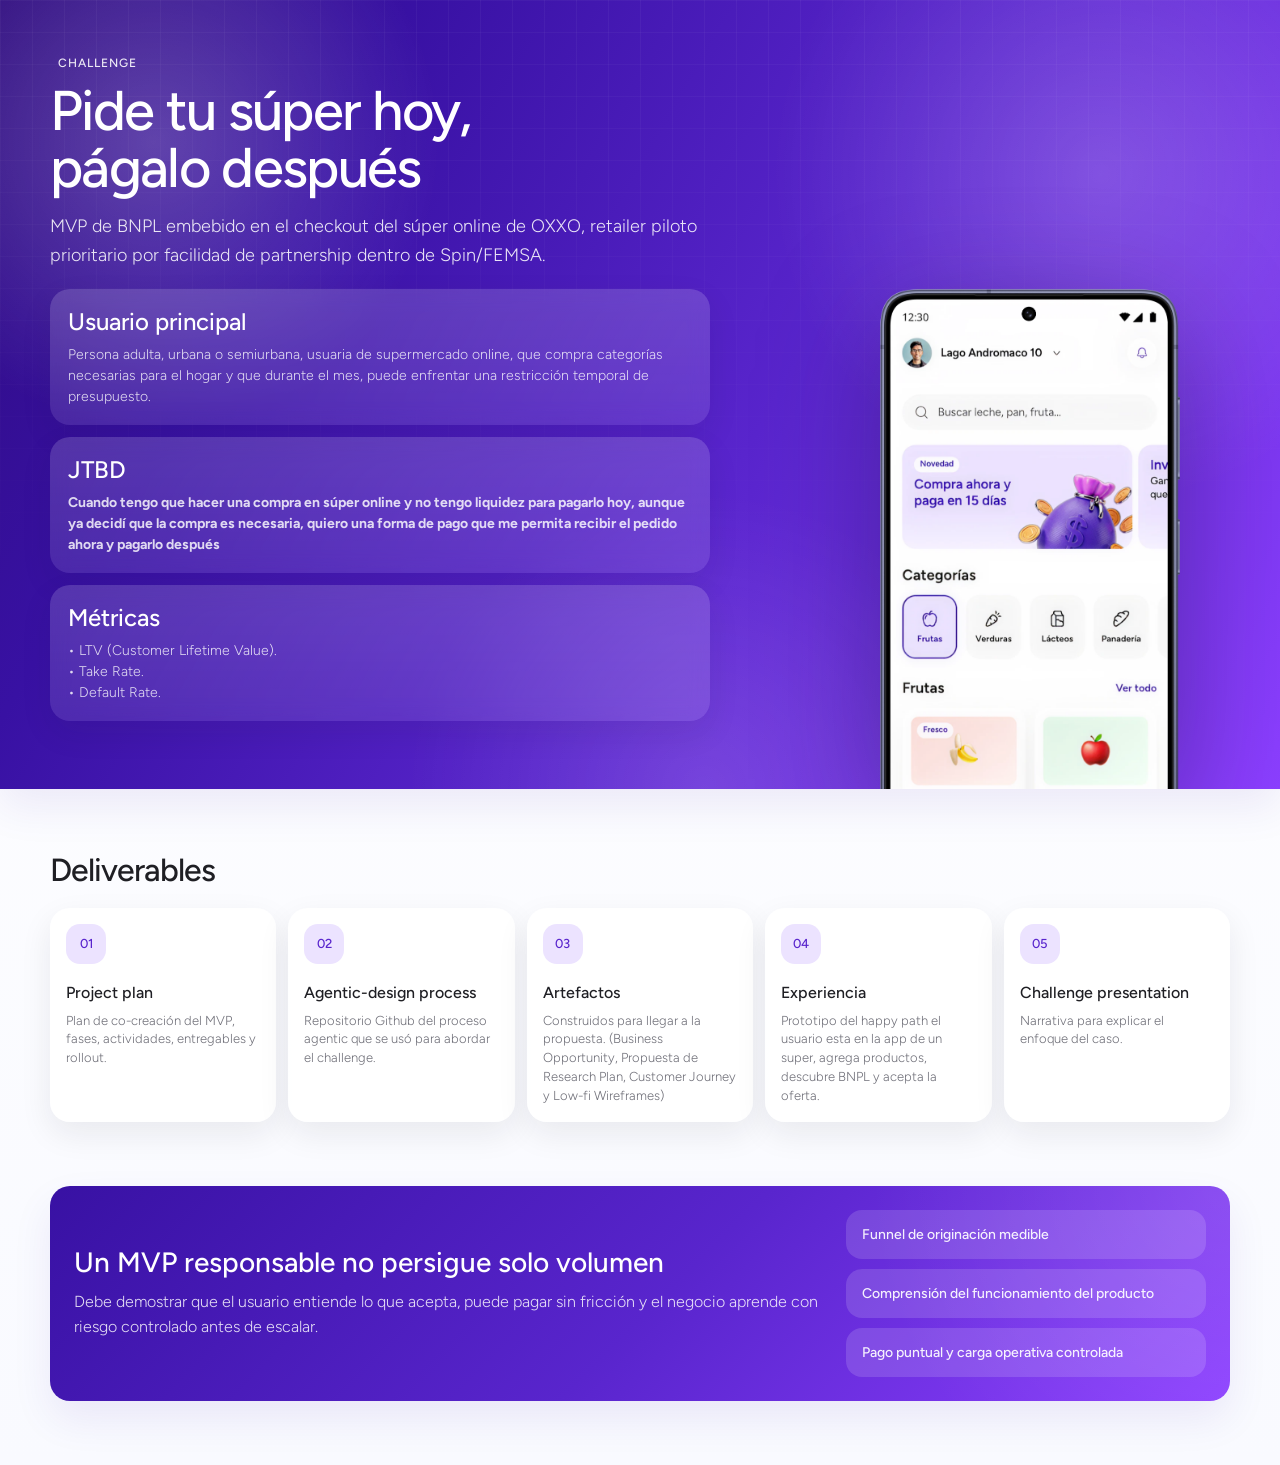
<file: index.html>
<!doctype html>
<html lang="es">
  <head>
    <meta charset="UTF-8" />
    <meta name="viewport" content="width=device-width, initial-scale=1.0" />
    <title>Juan Galindo — Spin Product Designer Sr Challenge</title>
    <link rel="preconnect" href="https://fonts.googleapis.com" />
    <link rel="preconnect" href="https://fonts.gstatic.com" crossorigin />
    <link
      href="https://fonts.googleapis.com/css2?family=Figtree:wght@300;400;500;600;700&amp;display=swap"
      rel="stylesheet"
    />
    <link rel="stylesheet" href="https://cdn.hugeicons.com/font/hgi-stroke-rounded.css" />
    <link rel="stylesheet" href="docs/spin/landing/shared/spin-site.css" />
  </head>
  <body>
    <main class="shell">
      <section class="hero hero--landing">
        <div class="heroInner heroCard">
          <div class="heroGrid">
            <div class="heroBody">
              <div class="heroIntro">
                <p class="eyebrow">
                  <i class="icon hgi-stroke hgi-sparkles" aria-hidden="true"></i>
                  <span>Challenge</span>
                </p>
                <h1>Pide tu súper hoy,<br>págalo después</h1>
                <p class="statement">
                  MVP de BNPL embebido en el checkout del súper online de OXXO, retailer piloto prioritario
                  por facilidad de partnership dentro de Spin/FEMSA.
                </p>
                <div class="heroMeta" aria-label="Síntesis de negocio y experiencia">
                  <div class="summaryCard">
                    <h2>Usuario principal</h2>
                    <p>
                      Persona adulta, urbana o semiurbana, usuaria de supermercado online, que compra
                      categorías necesarias para el hogar y que durante el mes, puede enfrentar una restricción
                      temporal de presupuesto.
                    </p>
                  </div>
                  <div class="summaryCard">
                    <h2>JTBD</h2>
                    <p>
                      <strong>Cuando tengo que hacer una compra en súper online y no tengo liquidez para pagarlo hoy, aunque ya decidí que la compra es necesaria, quiero una forma de pago que me permita recibir el pedido ahora y pagarlo después</strong>
                    </p>
                  </div>
                  <div class="summaryCard">
                    <h2>Métricas</h2>
                    <p>• LTV (Customer Lifetime Value).</p>
                    <p>• Take Rate.</p>
                    <p>• Default Rate.</p>
                  </div>
                </div>
              </div>

              <div class="visualStage" aria-label="Vista previa de la experiencia de compra">
                <div class="deviceShowcase">
                  <img
                    src="docs/spin/landing/img/device.png"
                    alt="Vista de la app de supermercado con la experiencia BNPL integrada"
                  />
                </div>
              </div>
            </div>
          </div>
        </div>
      </section>

      <section class="entries" id="entry-points">
        <div class="wrap">
          <div class="sectionHeader">
            <h2>Deliverables</h2>
          </div>
          <div class="cardGrid">
            <a class="card" href="docs/spin/landing/docs/project-plan.html">
              <div>
                <span class="cardNumber">01</span>
                <h3>Project plan</h3>
                <p>Plan de co-creación del MVP, fases, actividades, entregables y rollout.</p>
              </div>
            </a>
            <a class="card" href="https://github.com/juan-galindo/spec-driven-design" target="_blank" rel="noreferrer">
              <div>
                <span class="cardNumber">02</span>
                <h3>Agentic-design process</h3>
                <p>Repositorio Github del proceso agentic que se usó para abordar el challenge.</p>
              </div>
            </a>
            <a class="card" href="https://github.com/juan-galindo/spec-driven-design/tree/main/docs/spin/deliverables">
              <div>
                <span class="cardNumber">03</span>
                <h3>Artefactos</h3>
                <p>Construidos para llegar a la propuesta. (Business Opportunity, Propuesta de Research Plan, Customer Journey y Low-fi Wireframes)</p>
              </div>
            </a>
            <a class="card" href="https://juan-galindo-prototype.netlify.app/" target="_blank" rel="noreferrer">
              <div>
                <span class="cardNumber">04</span>
                <h3>Experiencia</h3>
                <p>Prototipo del happy path el usuario esta en la app de un super, agrega productos, descubre BNPL y acepta la oferta.</p>
              </div>
            </a>
            <a class="card" href="docs/spin/deliverables/estructura-presentacion-spin.md">
              <div>
                <span class="cardNumber">05</span>
                <h3>Challenge presentation</h3>
                <p>Narrativa para explicar el enfoque del caso.</p>
              </div>
            </a>
          </div>
        </div>
      </section>

      <section class="outcome">
        <div class="wrap outcomeInner">
          <div>
            <h2>Un MVP responsable no persigue solo volumen</h2>
            <p>
              Debe demostrar que el usuario entiende lo que acepta, puede pagar sin fricción y el negocio aprende
              con riesgo controlado antes de escalar.
            </p>
          </div>
          <div class="outcomeList">
            <div class="outcomeItem">Funnel de originación medible</div>
            <div class="outcomeItem">Comprensión del funcionamiento del producto</div>
            <div class="outcomeItem">Pago puntual y carga operativa controlada</div>
          </div>
        </div>
      </section>
    </main>
  </body>
</html>
</file>
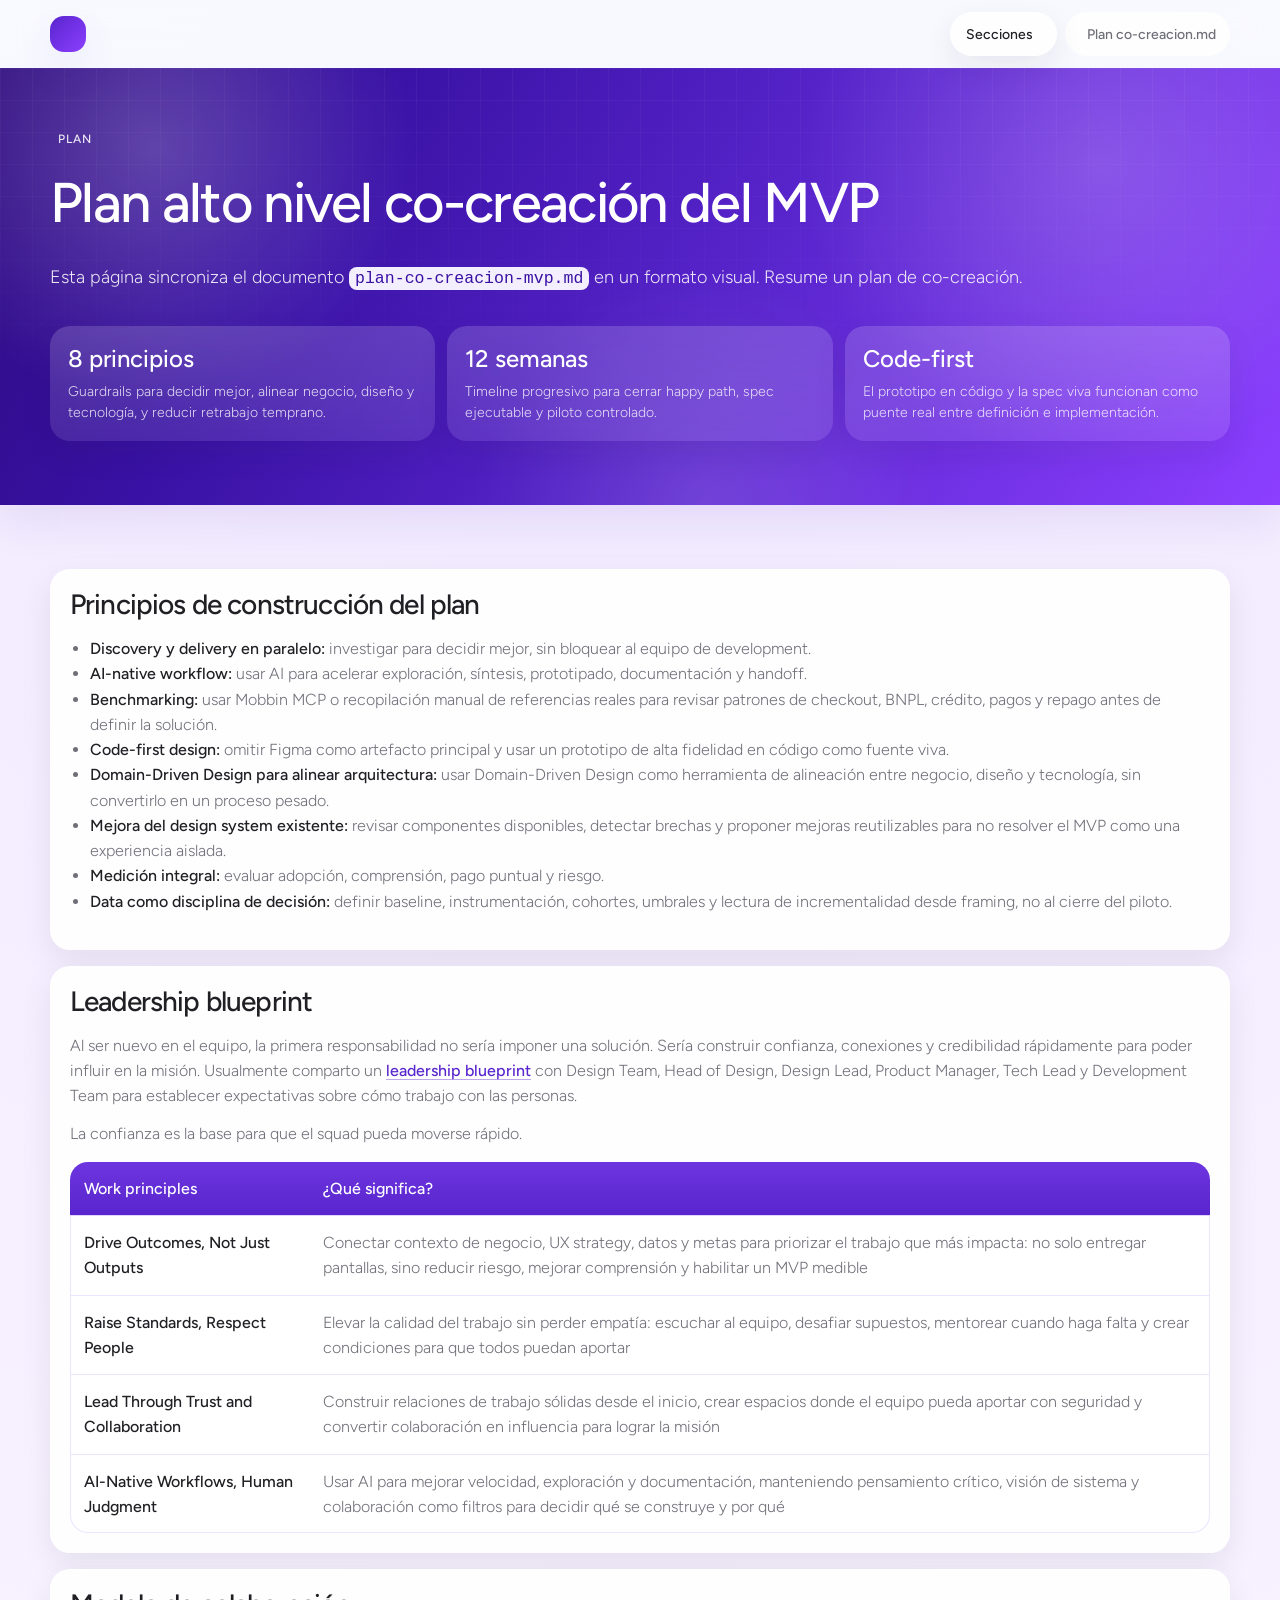
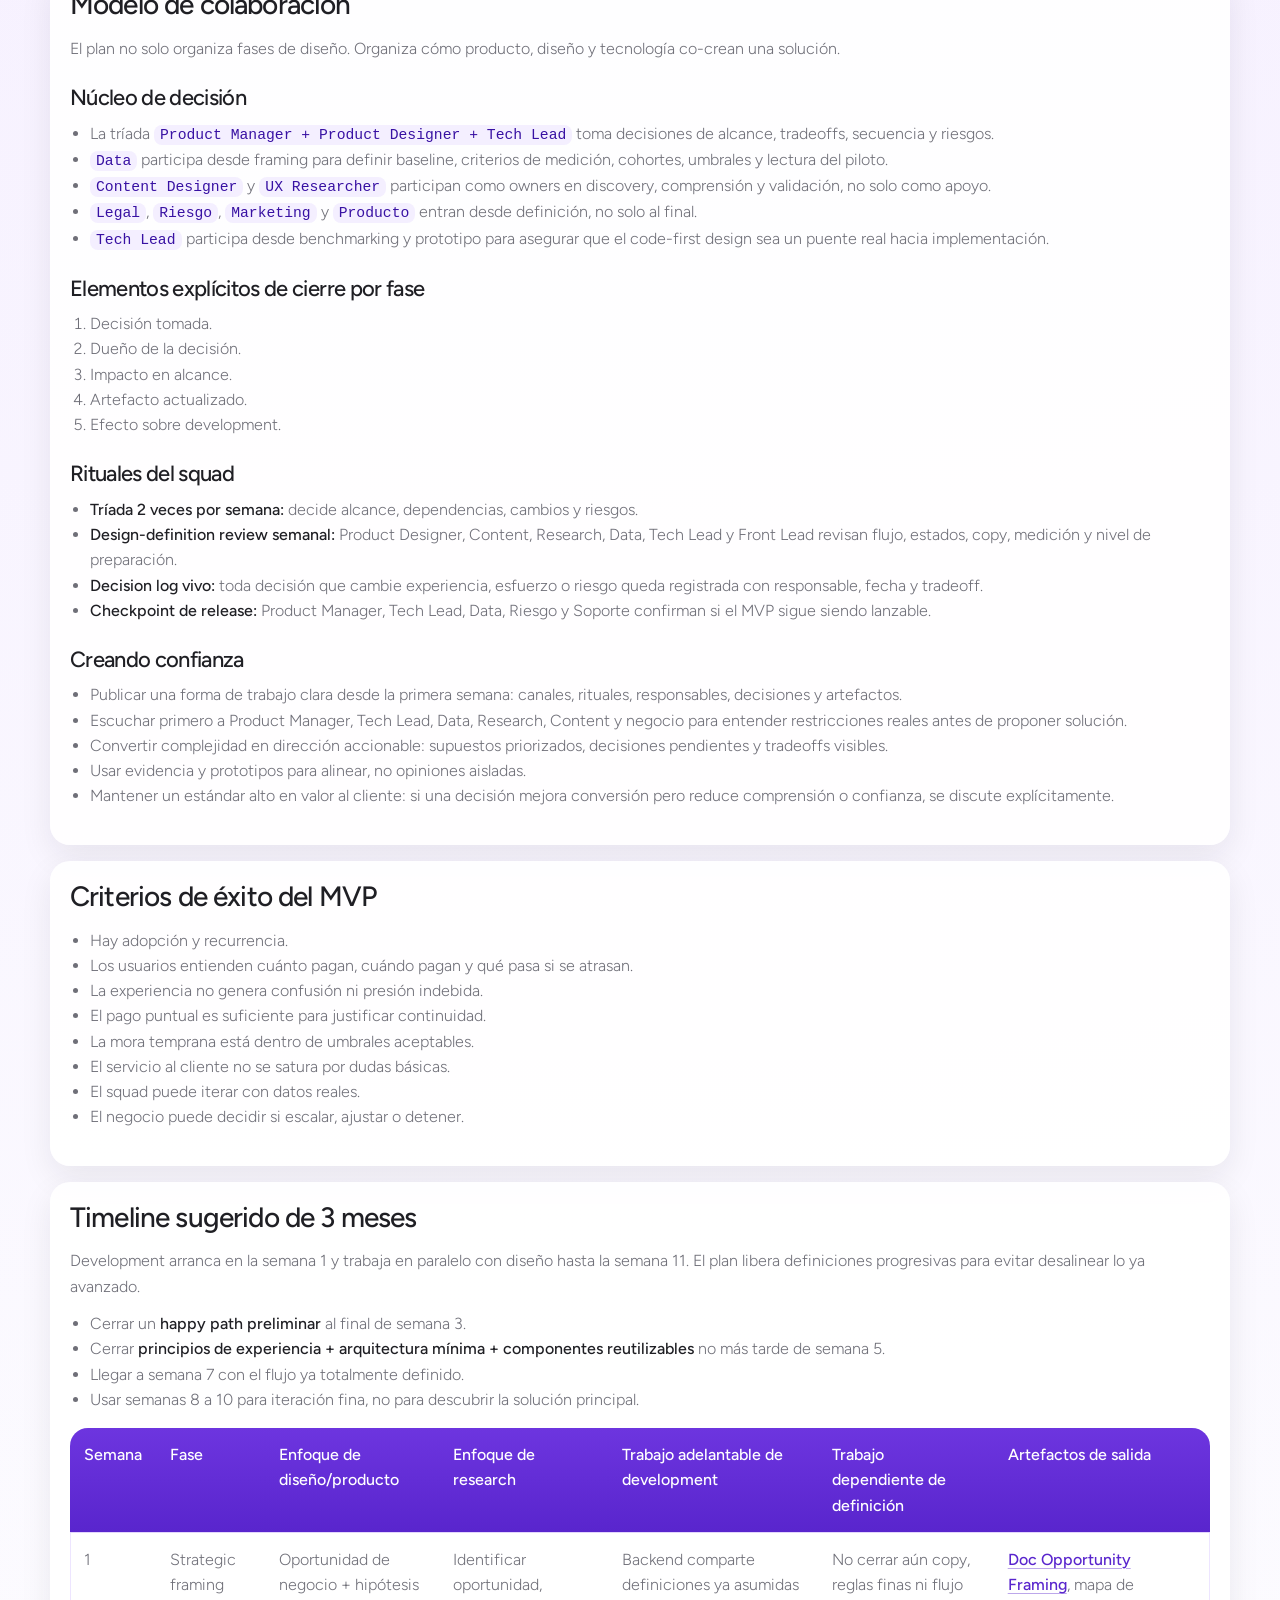
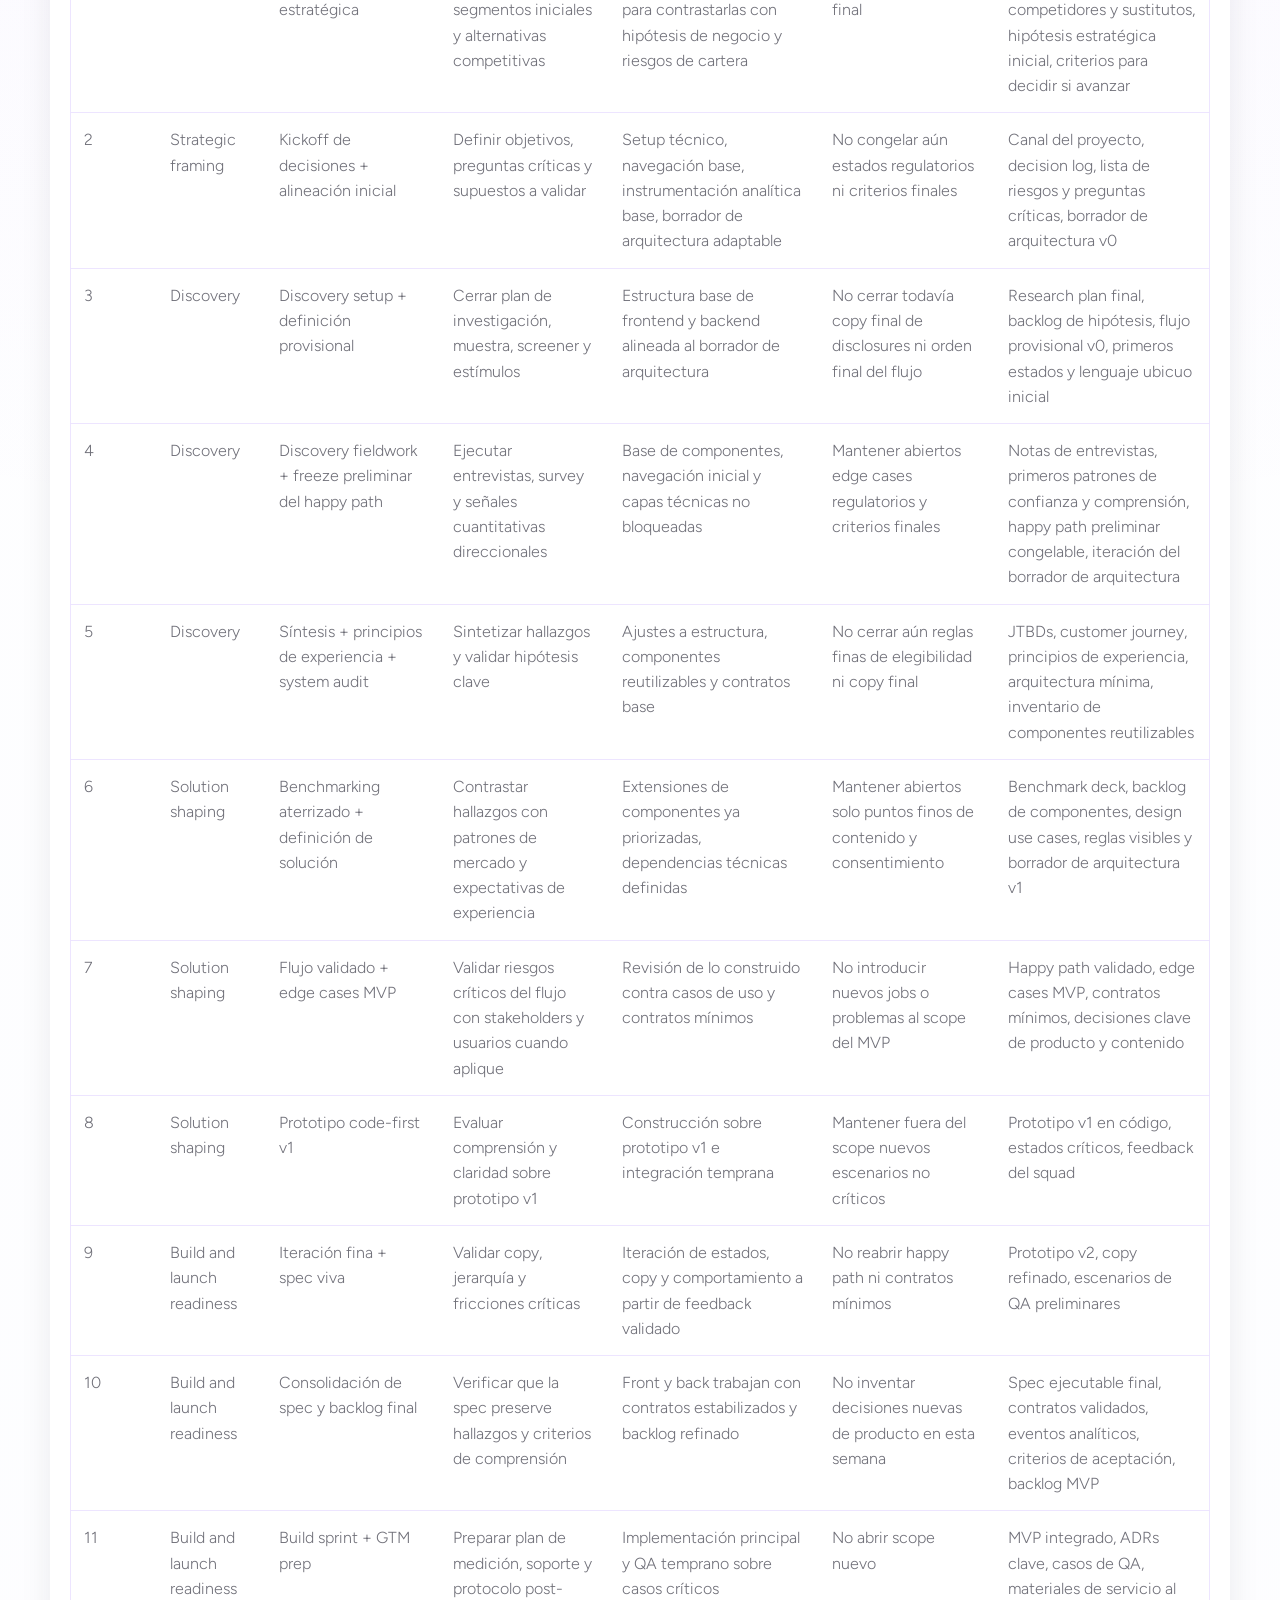
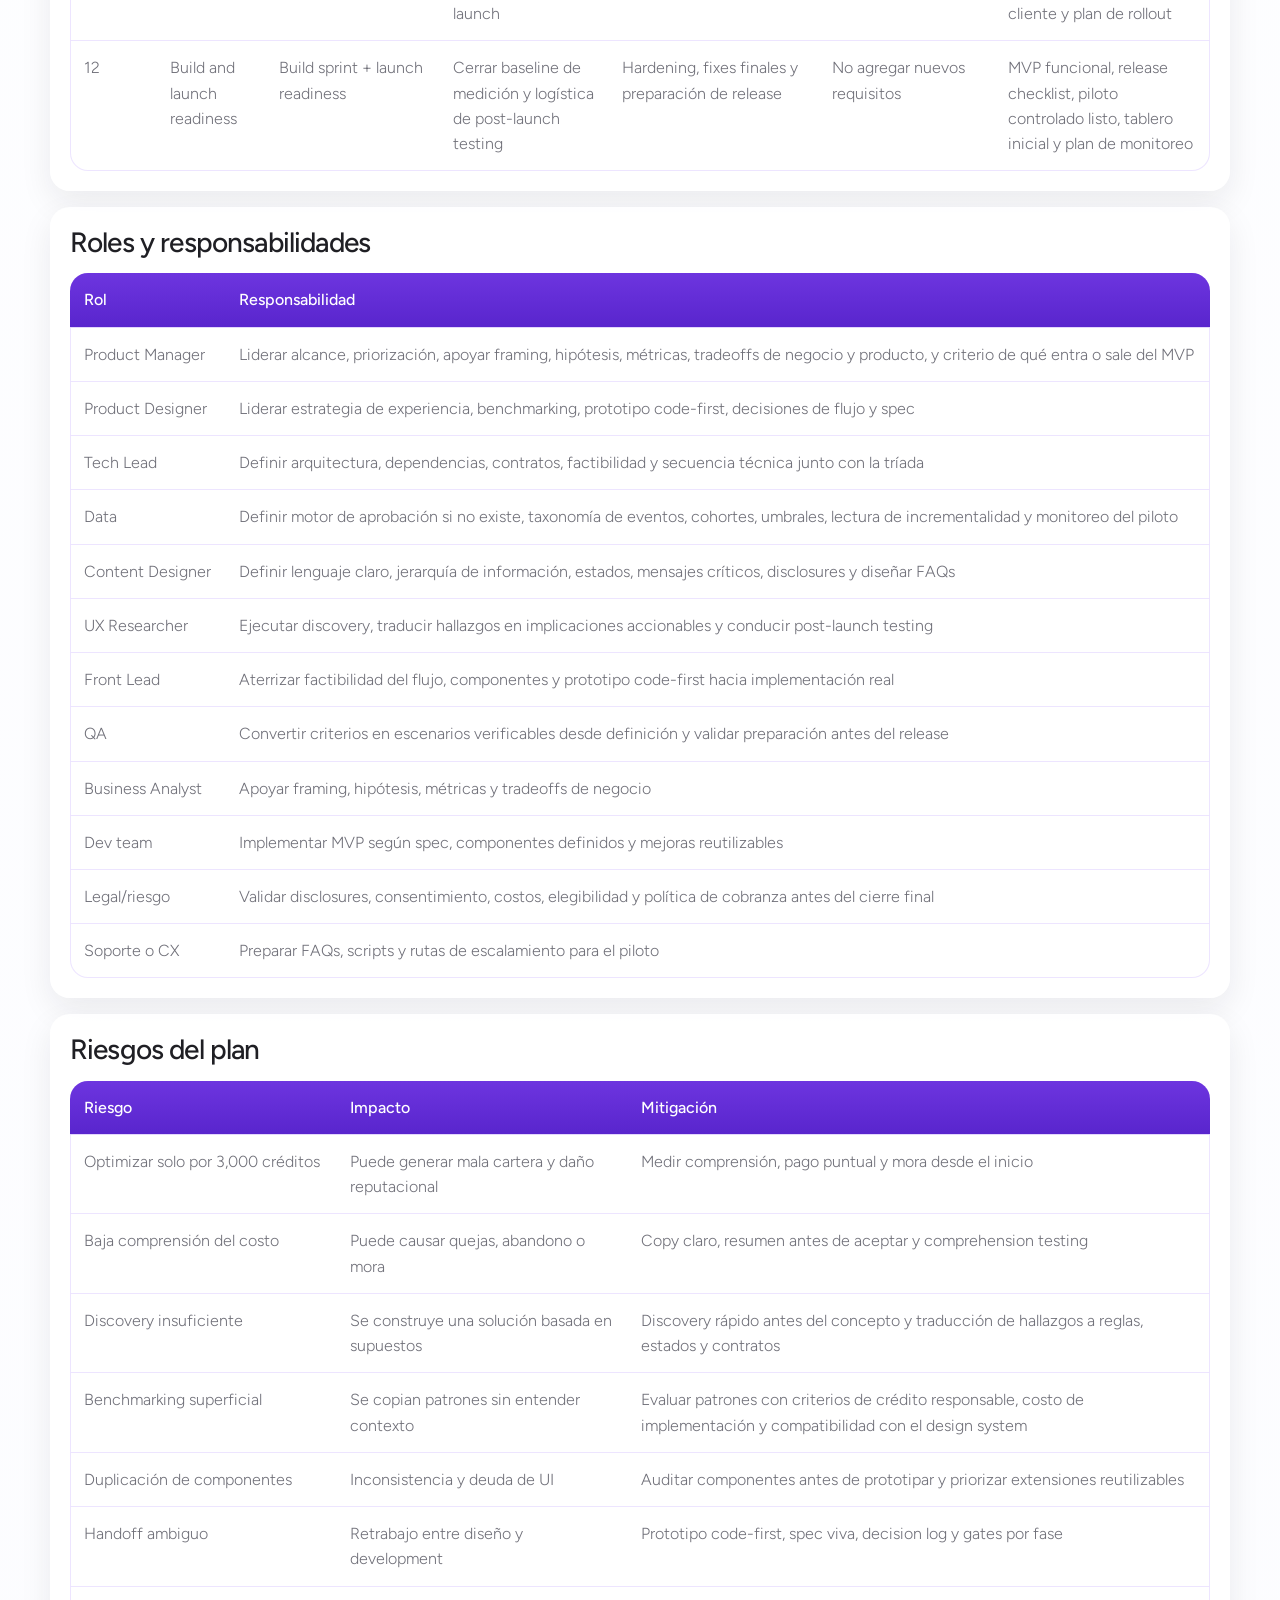
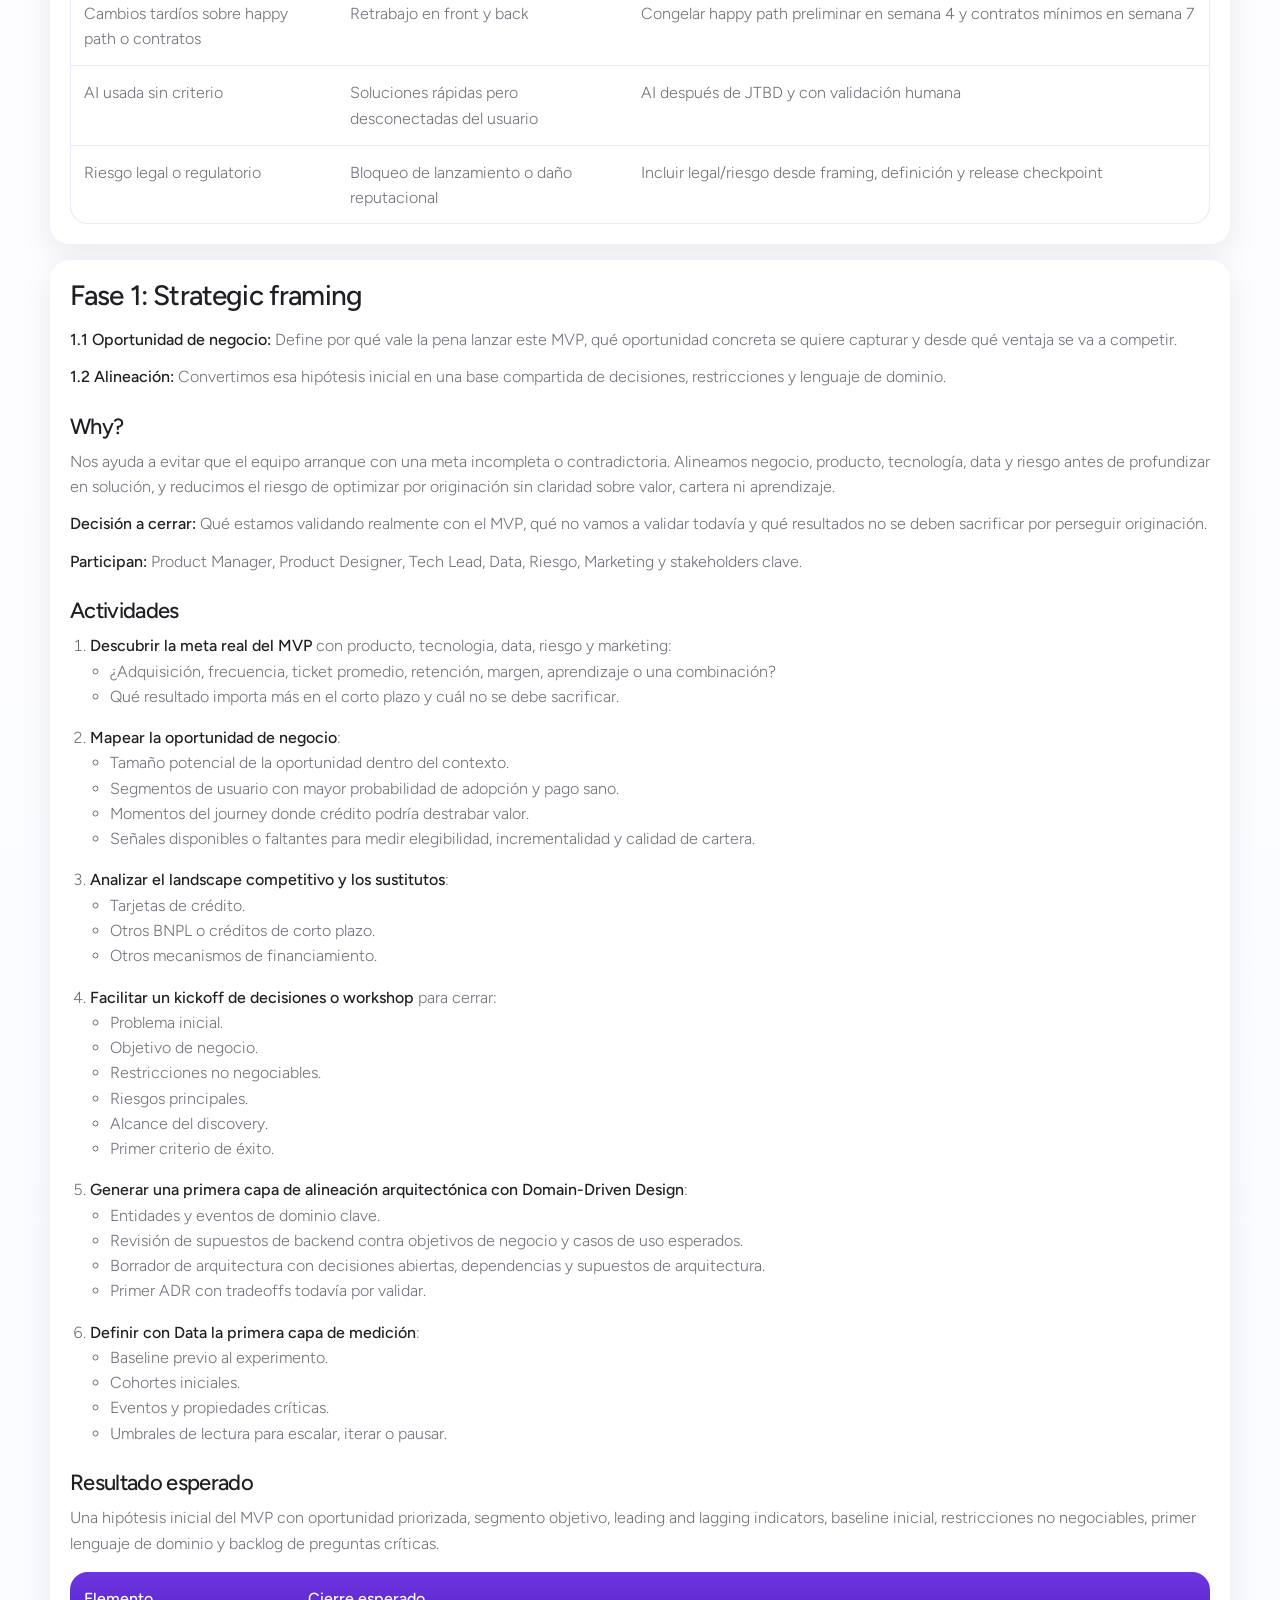
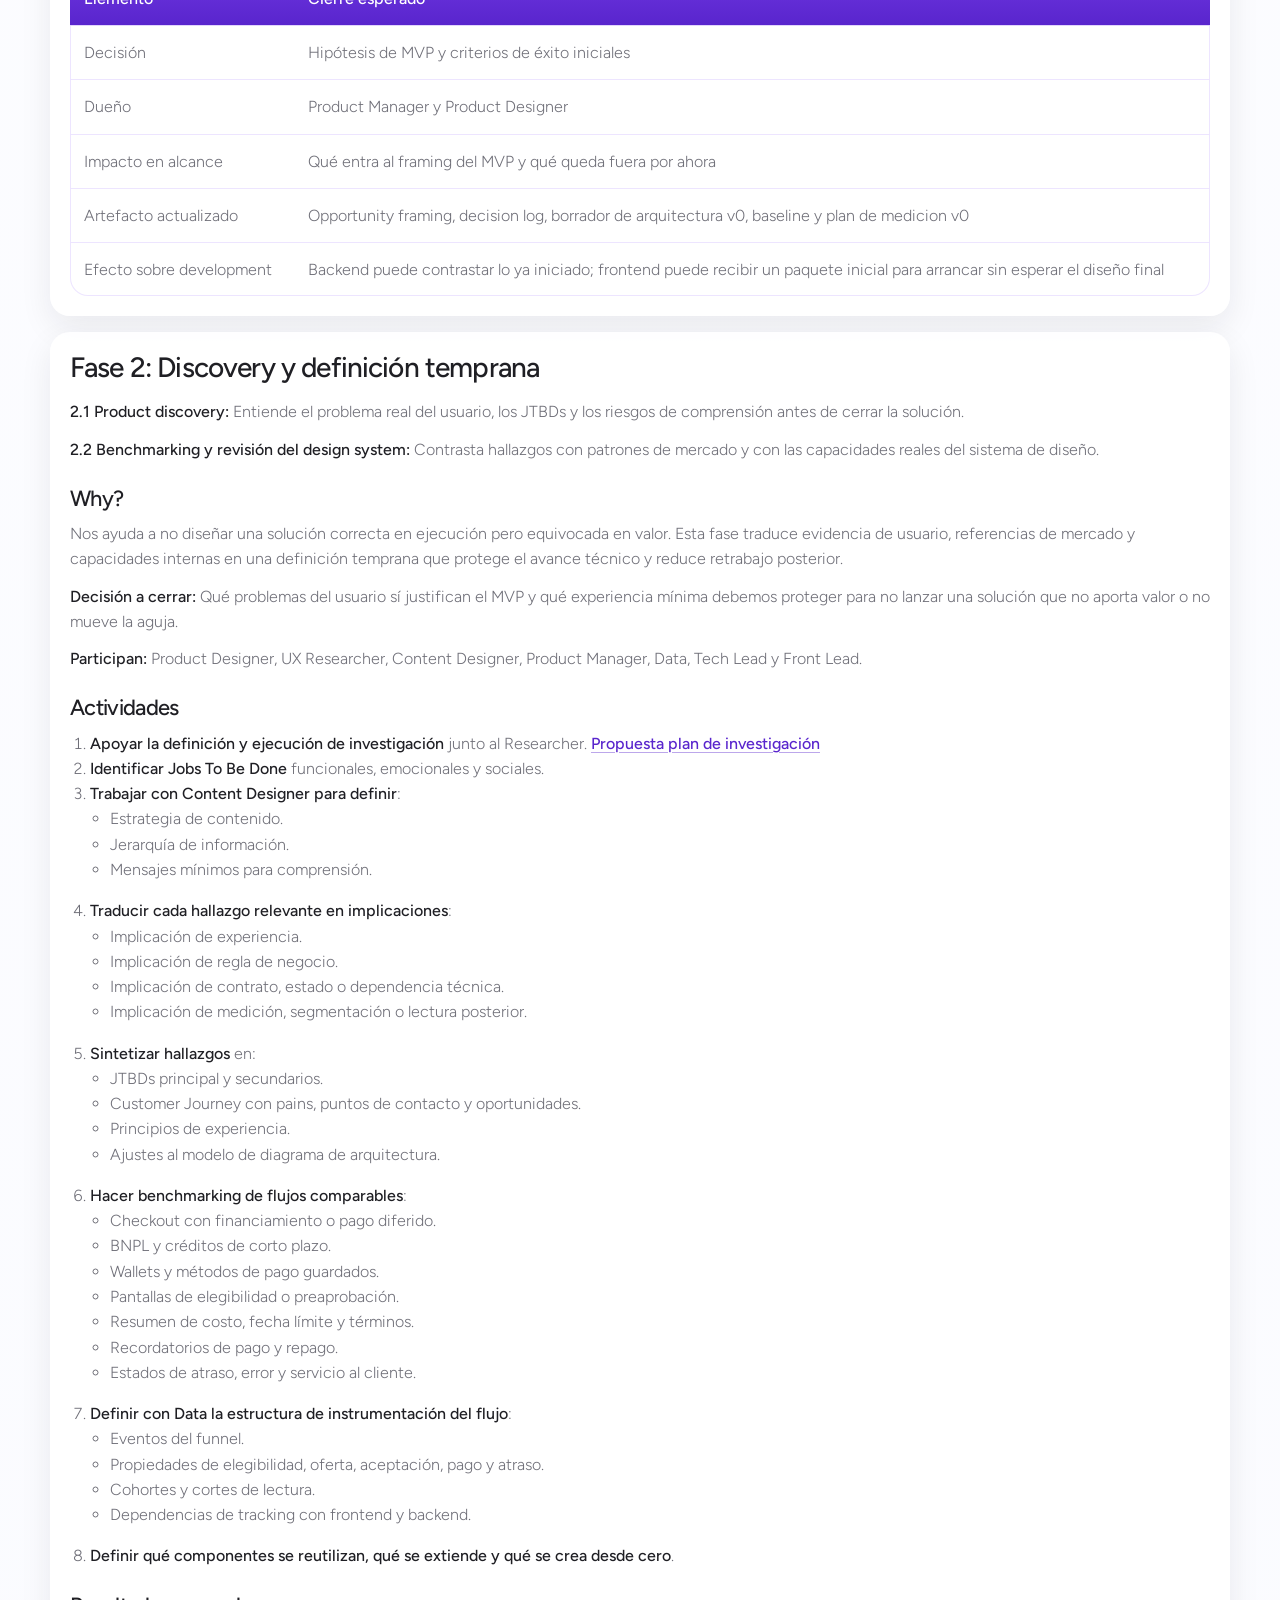
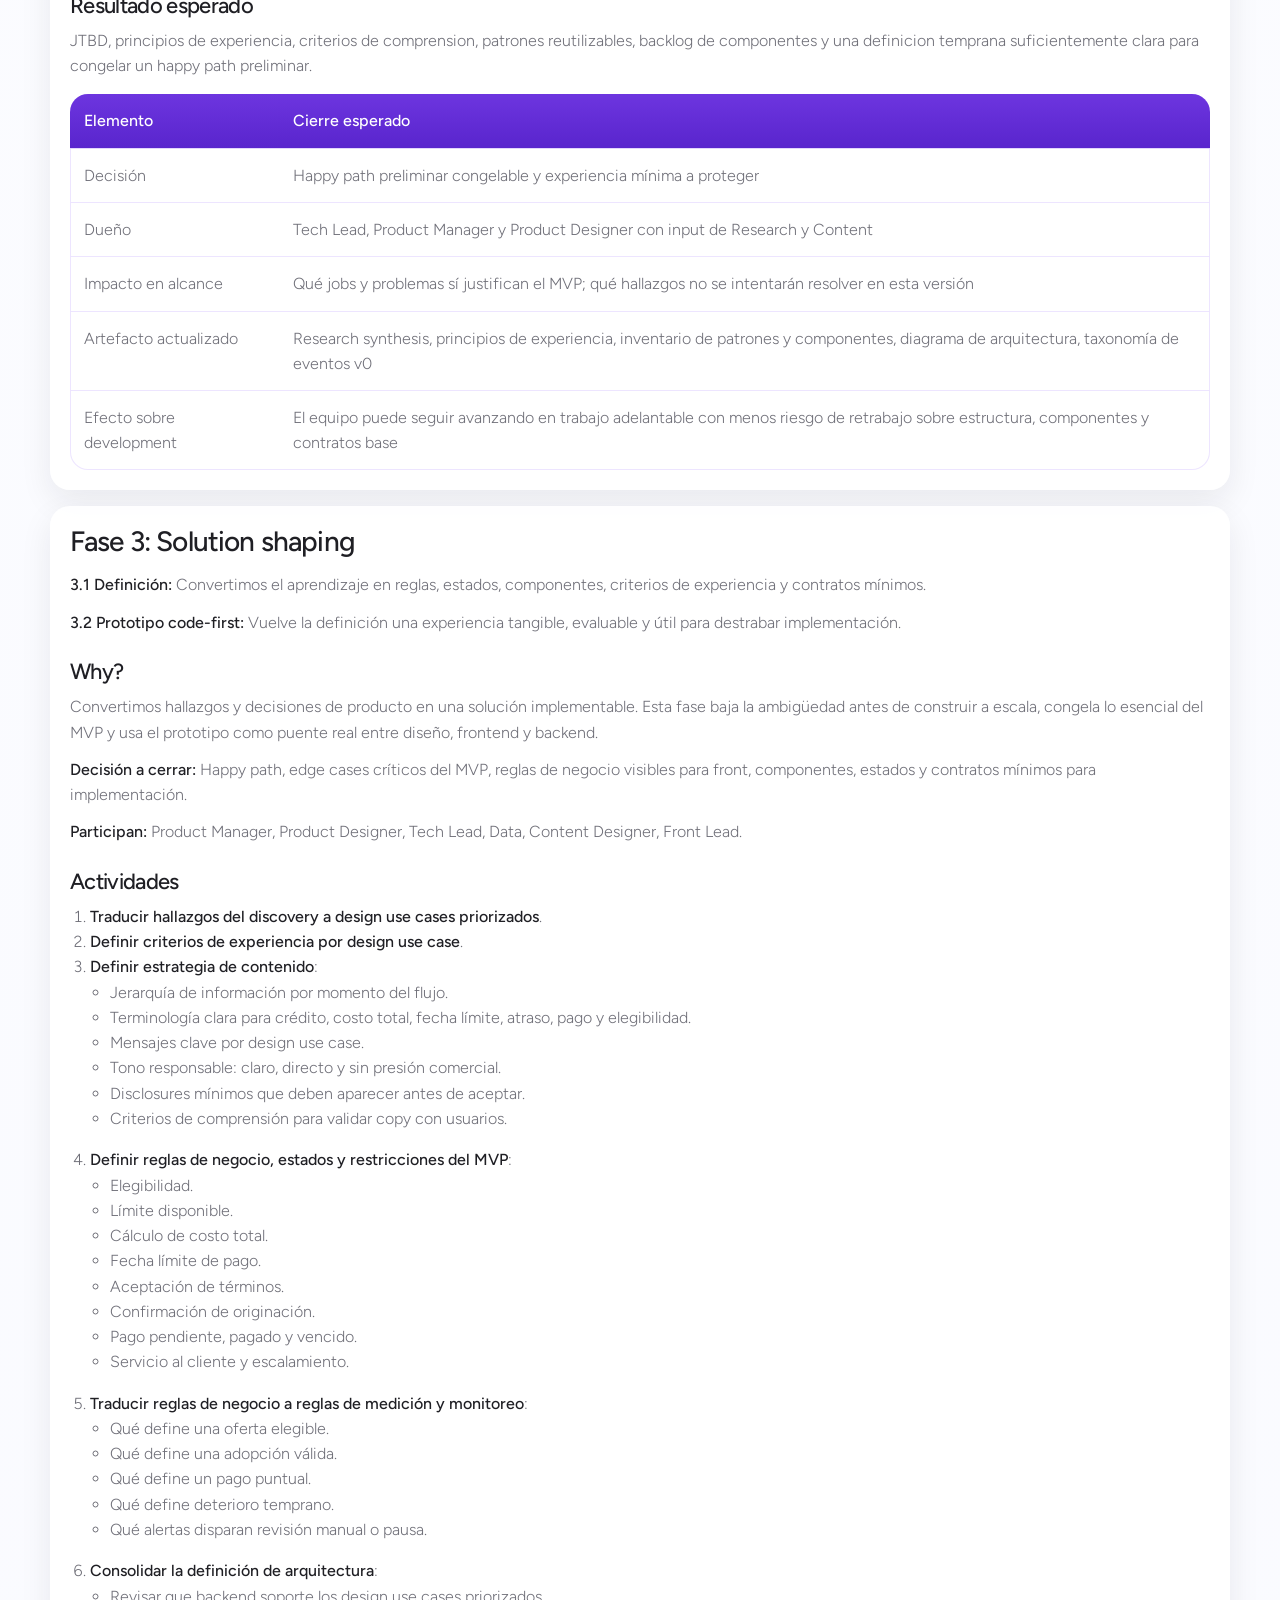
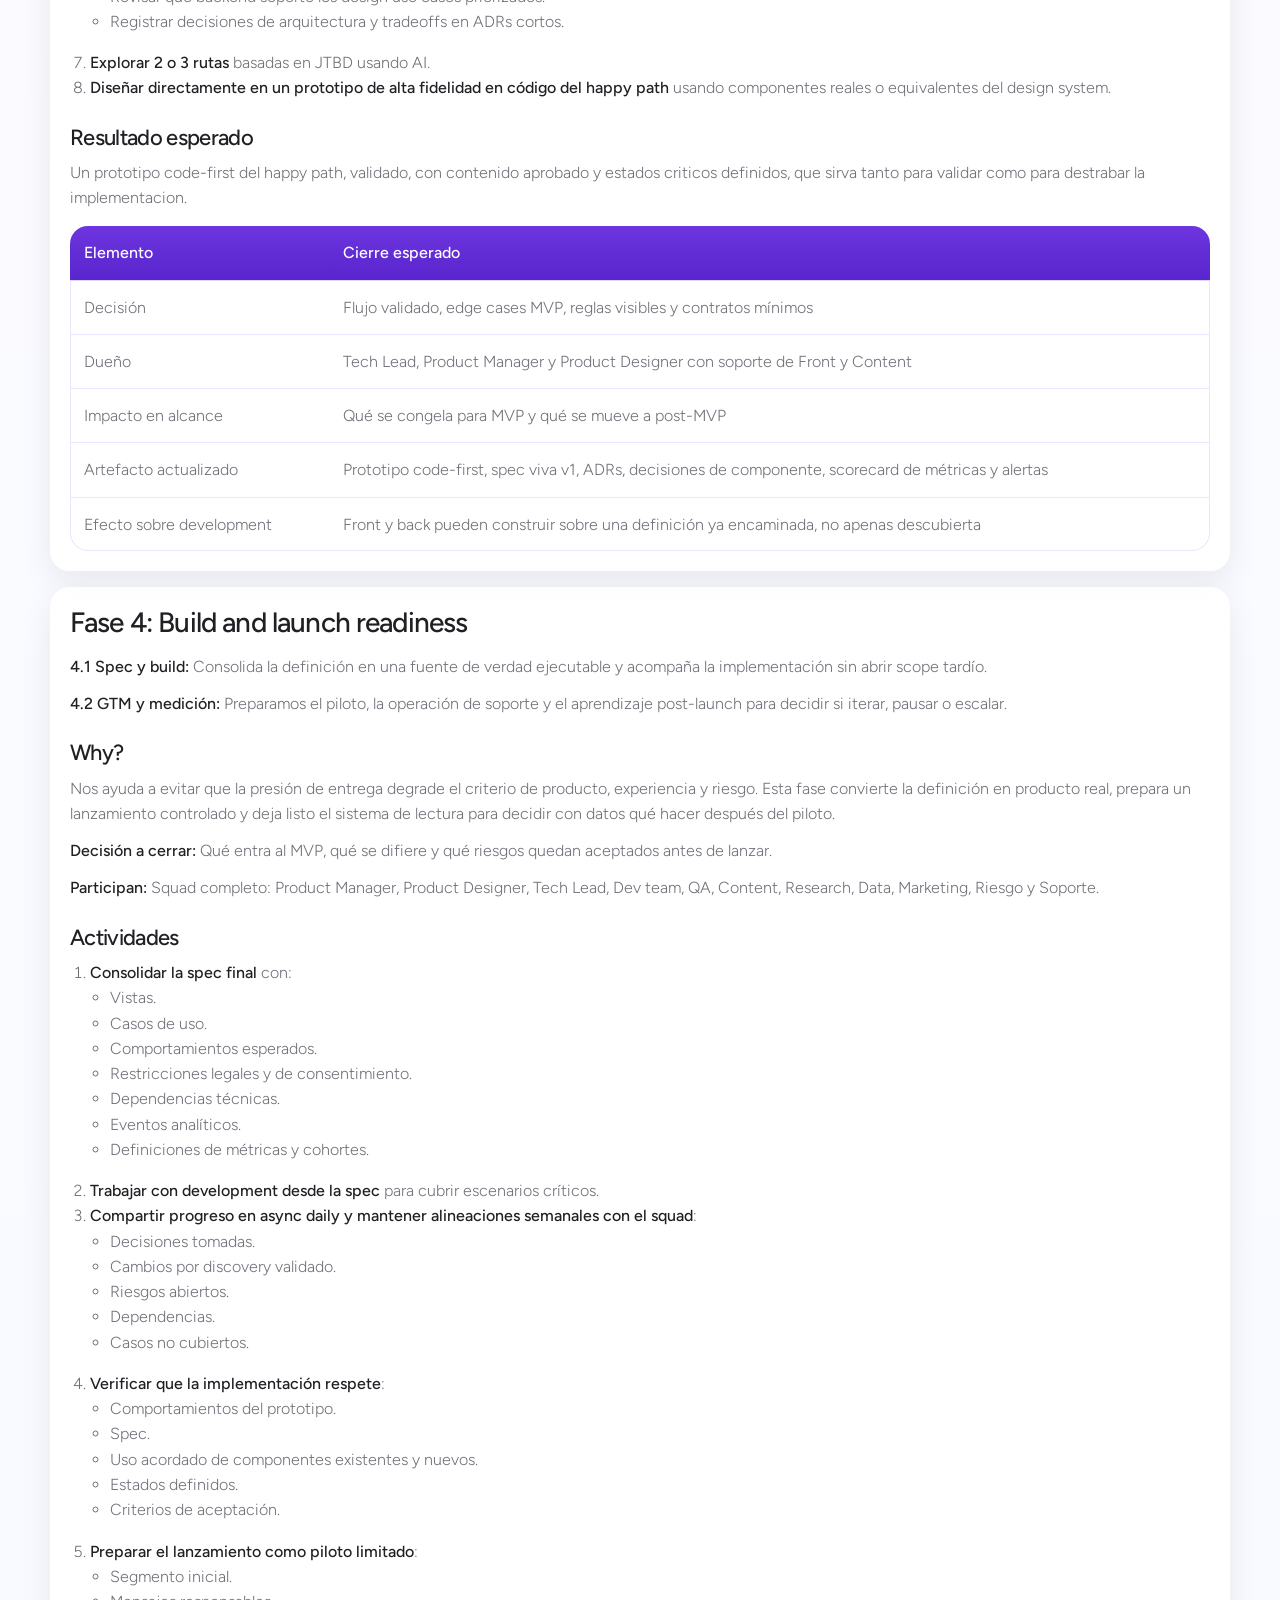
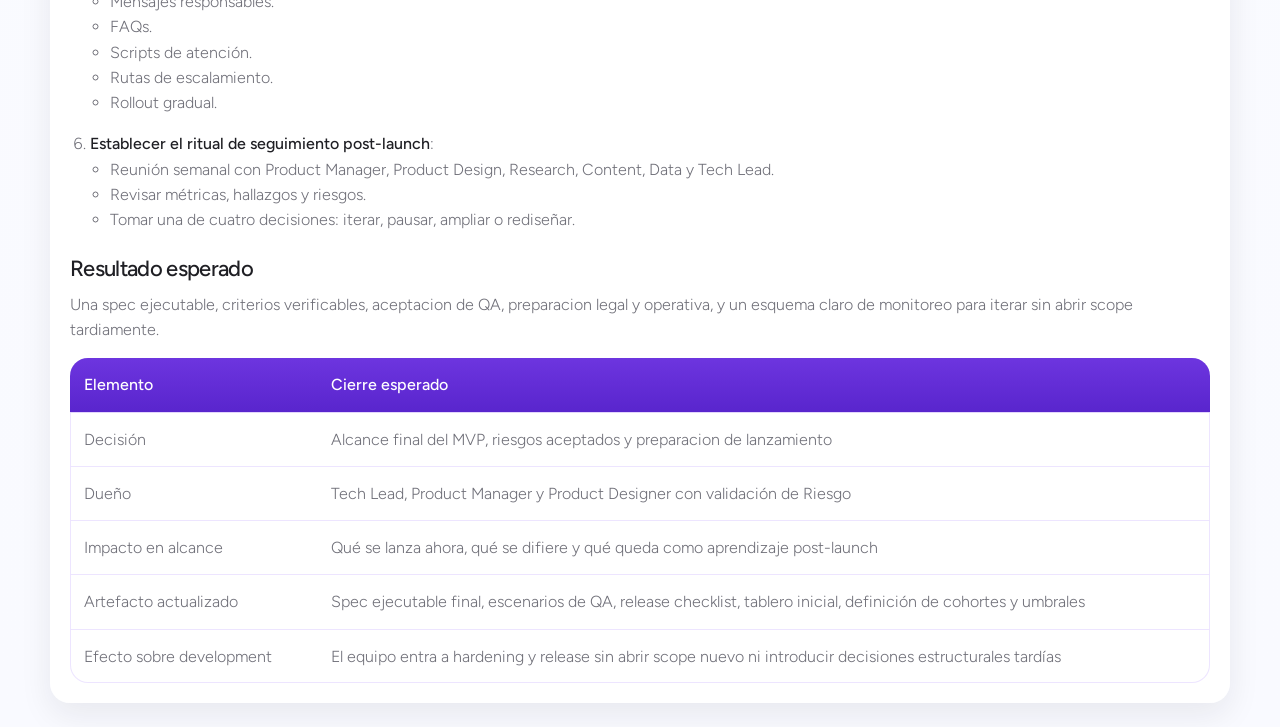
<file: docs/spin/landing/docs/project-plan.html>
<!doctype html>
<html lang="es">
  <head>
    <meta charset="UTF-8" />
    <meta name="viewport" content="width=device-width, initial-scale=1.0" />
    <title>Plan alto nivel co-creación del MVP</title>
    <link rel="preconnect" href="https://fonts.googleapis.com" />
    <link rel="preconnect" href="https://fonts.gstatic.com" crossorigin />
    <link
      href="https://fonts.googleapis.com/css2?family=Figtree:wght@300;400;500;600;700&amp;display=swap"
      rel="stylesheet"
    />
    <link rel="stylesheet" href="https://cdn.hugeicons.com/font/hgi-stroke-rounded.css" />
    <link rel="stylesheet" href="../shared/spin-site.css" />
  </head>
  <body>
    <main class="shell">
      <header class="topbar">
        <div class="topbarInner">
          <a class="brand" href="../../../../index.html">
            <span class="brandMark"><i class="icon hgi-stroke hgi-home-01" aria-hidden="true"></i></span>
          </a>
          <nav class="topActions">
            <details class="sectionMenu">
              <summary>
                <span>Secciones</span>
                <i class="icon hgi-stroke hgi-arrow-down-01 sectionMenuCaret" aria-hidden="true"></i>
              </summary>
              <button type="button" class="sectionMenuBackdrop" aria-label="Cerrar menú de secciones"></button>
              <div class="sectionMenuPanel">
                <a href="#principios-de-construccion-del-plan">Principios de construcción del plan</a>
                <a href="#leadership-blueprint">Leadership blueprint</a>
                <a href="#modelo-de-colaboracion">Modelo de colaboración</a>
                <a href="#criterios-de-exito-del-mvp">Criterios de éxito del MVP</a>
                <a href="#timeline-sugerido-de-3-meses">Timeline sugerido de 3 meses</a>
                <a href="#roles-y-responsabilidades">Roles y responsabilidades</a>
                <a href="#riesgos-del-plan">Riesgos del plan</a>
                <a href="#fase-1-strategic-framing">Fase 1: Strategic framing</a>
                <a href="#fase-2-discovery-y-definicion-temprana">Fase 2: Discovery y definición temprana</a>
                <a href="#fase-3-solution-shaping">Fase 3: Solution shaping</a>
                <a href="#fase-4-build-and-launch-readiness">Fase 4: Build and launch readiness</a>
              </div>
            </details>

            <a class="ghost" href="../../deliverables/plan-co-creacion-mvp.md">
              <i class="icon hgi-stroke hgi-note-01" aria-hidden="true"></i>
              <span>Plan co-creacion.md</span>
            </a>
          </nav>
        </div>
      </header>

      <section class="hero hero--plan">
        <div class="heroInner heroCard">
          <div class="heroGrid">
            <div class="heroBody">
              <p class="eyebrow">
                <i class="icon hgi-stroke hgi-sparkles" aria-hidden="true"></i>
                <span>Plan</span>
              </p>
              <h1>Plan alto nivel co-creación del MVP</h1>
              <p class="heroText">
                Esta página sincroniza el documento <code>plan-co-creacion-mvp.md</code> en un formato visual. Resume un plan de co-creación.
              </p>
              <div class="heroMeta">
                <div class="summaryCard">
                  <h2>8 principios</h2>
                  <p>Guardrails para decidir mejor, alinear negocio, diseño y tecnología, y reducir retrabajo temprano.</p>
                </div>
                <div class="summaryCard">
                  <h2>12 semanas</h2>
                  <p>Timeline progresivo para cerrar happy path, spec ejecutable y piloto controlado.</p>
                </div>
                <div class="summaryCard">
                  <h2>Code-first</h2>
                  <p>El prototipo en código y la spec viva funcionan como puente real entre definición e implementación.</p>
                </div>
              </div>
            </div>
          </div>
        </div>
      </section>

      <div class="content">
        <article class="doc">
          <section class="section" id="principios-de-construccion-del-plan">
            <h2>Principios de construcción del plan</h2>
            <ul>
              <li><strong>Discovery y delivery en paralelo:</strong> investigar para decidir mejor, sin bloquear al equipo de development.</li>
              <li><strong>AI-native workflow:</strong> usar AI para acelerar exploración, síntesis, prototipado, documentación y handoff.</li>
              <li><strong>Benchmarking:</strong> usar Mobbin MCP o recopilación manual de referencias reales para revisar patrones de checkout, BNPL, crédito, pagos y repago antes de definir la solución.</li>
              <li><strong>Code-first design:</strong> omitir Figma como artefacto principal y usar un prototipo de alta fidelidad en código como fuente viva.</li>
              <li><strong>Domain-Driven Design para alinear arquitectura:</strong> usar Domain-Driven Design como herramienta de alineación entre negocio, diseño y tecnología, sin convertirlo en un proceso pesado.</li>
              <li><strong>Mejora del design system existente:</strong> revisar componentes disponibles, detectar brechas y proponer mejoras reutilizables para no resolver el MVP como una experiencia aislada.</li>
              <li><strong>Medición integral:</strong> evaluar adopción, comprensión, pago puntual y riesgo.</li>
              <li><strong>Data como disciplina de decisión:</strong> definir baseline, instrumentación, cohortes, umbrales y lectura de incrementalidad desde framing, no al cierre del piloto.</li>
            </ul>
          </section>

          <section class="section" id="leadership-blueprint">
            <h2>Leadership blueprint</h2>
            <p>
              Al ser nuevo en el equipo, la primera responsabilidad no sería imponer una solución. Sería construir
              confianza, conexiones y credibilidad rápidamente para poder influir en la misión. Usualmente comparto un
              <a href="https://docs.google.com/document/d/1WayagV_CErjZYm-mcz0FpfNQndqIYlTG/edit">leadership blueprint</a>
              con Design Team, Head of Design, Design Lead, Product Manager, Tech Lead y Development Team para establecer
              expectativas sobre cómo trabajo con las personas.
            </p>
            <p>La confianza es la base para que el squad pueda moverse rápido.</p>
            <div class="tableWrap">
              <table>
                <thead>
                  <tr>
                    <th>Work principles</th>
                    <th>¿Qué significa?</th>
                  </tr>
                </thead>
                <tbody>
                  <tr>
                    <td><strong>Drive Outcomes, Not Just Outputs</strong></td>
                    <td>Conectar contexto de negocio, UX strategy, datos y metas para priorizar el trabajo que más impacta: no solo entregar pantallas, sino reducir riesgo, mejorar comprensión y habilitar un MVP medible</td>
                  </tr>
                  <tr>
                    <td><strong>Raise Standards, Respect People</strong></td>
                    <td>Elevar la calidad del trabajo sin perder empatía: escuchar al equipo, desafiar supuestos, mentorear cuando haga falta y crear condiciones para que todos puedan aportar</td>
                  </tr>
                  <tr>
                    <td><strong>Lead Through Trust and Collaboration</strong></td>
                    <td>Construir relaciones de trabajo sólidas desde el inicio, crear espacios donde el equipo pueda aportar con seguridad y convertir colaboración en influencia para lograr la misión</td>
                  </tr>
                  <tr>
                    <td><strong>AI-Native Workflows, Human Judgment</strong></td>
                    <td>Usar AI para mejorar velocidad, exploración y documentación, manteniendo pensamiento crítico, visión de sistema y colaboración como filtros para decidir qué se construye y por qué</td>
                  </tr>
                </tbody>
              </table>
            </div>
          </section>

          <section class="section" id="modelo-de-colaboracion">
            <h2>Modelo de colaboración</h2>
            <p>El plan no solo organiza fases de diseño. Organiza cómo producto, diseño y tecnología co-crean una solución.</p>
            <h3>Núcleo de decisión</h3>
            <ul>
              <li>La tríada <code>Product Manager + Product Designer + Tech Lead</code> toma decisiones de alcance, tradeoffs, secuencia y riesgos.</li>
              <li><code>Data</code> participa desde framing para definir baseline, criterios de medición, cohortes, umbrales y lectura del piloto.</li>
              <li><code>Content Designer</code> y <code>UX Researcher</code> participan como owners en discovery, comprensión y validación, no solo como apoyo.</li>
              <li><code>Legal</code>, <code>Riesgo</code>, <code>Marketing</code> y <code>Producto</code> entran desde definición, no solo al final.</li>
              <li><code>Tech Lead</code> participa desde benchmarking y prototipo para asegurar que el code-first design sea un puente real hacia implementación.</li>
            </ul>
            <h3>Elementos explícitos de cierre por fase</h3>
            <ol>
              <li>Decisión tomada.</li>
              <li>Dueño de la decisión.</li>
              <li>Impacto en alcance.</li>
              <li>Artefacto actualizado.</li>
              <li>Efecto sobre development.</li>
            </ol>
            <h3>Rituales del squad</h3>
            <ul>
              <li><strong>Tríada 2 veces por semana:</strong> decide alcance, dependencias, cambios y riesgos.</li>
              <li><strong>Design-definition review semanal:</strong> Product Designer, Content, Research, Data, Tech Lead y Front Lead revisan flujo, estados, copy, medición y nivel de preparación.</li>
              <li><strong>Decision log vivo:</strong> toda decisión que cambie experiencia, esfuerzo o riesgo queda registrada con responsable, fecha y tradeoff.</li>
              <li><strong>Checkpoint de release:</strong> Product Manager, Tech Lead, Data, Riesgo y Soporte confirman si el MVP sigue siendo lanzable.</li>
            </ul>
            <h3>Creando confianza</h3>
            <ul>
              <li>Publicar una forma de trabajo clara desde la primera semana: canales, rituales, responsables, decisiones y artefactos.</li>
              <li>Escuchar primero a Product Manager, Tech Lead, Data, Research, Content y negocio para entender restricciones reales antes de proponer solución.</li>
              <li>Convertir complejidad en dirección accionable: supuestos priorizados, decisiones pendientes y tradeoffs visibles.</li>
              <li>Usar evidencia y prototipos para alinear, no opiniones aisladas.</li>
              <li>Mantener un estándar alto en valor al cliente: si una decisión mejora conversión pero reduce comprensión o confianza, se discute explícitamente.</li>
            </ul>
          </section>

          <section class="section" id="criterios-de-exito-del-mvp">
            <h2>Criterios de éxito del MVP</h2>
            <ul>
              <li>Hay adopción y recurrencia.</li>
              <li>Los usuarios entienden cuánto pagan, cuándo pagan y qué pasa si se atrasan.</li>
              <li>La experiencia no genera confusión ni presión indebida.</li>
              <li>El pago puntual es suficiente para justificar continuidad.</li>
              <li>La mora temprana está dentro de umbrales aceptables.</li>
              <li>El servicio al cliente no se satura por dudas básicas.</li>
              <li>El squad puede iterar con datos reales.</li>
              <li>El negocio puede decidir si escalar, ajustar o detener.</li>
            </ul>
          </section>

          <section class="section" id="timeline-sugerido-de-3-meses">
            <h2>Timeline sugerido de 3 meses</h2>
            <p>Development arranca en la semana 1 y trabaja en paralelo con diseño hasta la semana 11. El plan libera definiciones progresivas para evitar desalinear lo ya avanzado.</p>
            <ul>
              <li>Cerrar un <strong>happy path preliminar</strong> al final de semana 3.</li>
              <li>Cerrar <strong>principios de experiencia + arquitectura mínima + componentes reutilizables</strong> no más tarde de semana 5.</li>
              <li>Llegar a semana 7 con el flujo ya totalmente definido.</li>
              <li>Usar semanas 8 a 10 para iteración fina, no para descubrir la solución principal.</li>
            </ul>
            <div class="tableWrap">
              <table>
                <thead>
                  <tr>
                    <th>Semana</th>
                    <th>Fase</th>
                    <th>Enfoque de diseño/producto</th>
                    <th>Enfoque de research</th>
                    <th>Trabajo adelantable de development</th>
                    <th>Trabajo dependiente de definición</th>
                    <th>Artefactos de salida</th>
                  </tr>
                </thead>
                <tbody>
                  <tr><td>1</td><td>Strategic framing</td><td>Oportunidad de negocio + hipótesis estratégica</td><td>Identificar oportunidad, segmentos iniciales y alternativas competitivas</td><td>Backend comparte definiciones ya asumidas para contrastarlas con hipótesis de negocio y riesgos de cartera</td><td>No cerrar aún copy, reglas finas ni flujo final</td><td><a href="../../deliverables/business-opportunity-bnpl.md">Doc Opportunity Framing</a>, mapa de competidores y sustitutos, hipótesis estratégica inicial, criterios para decidir si avanzar</td></tr>
                  <tr><td>2</td><td>Strategic framing</td><td>Kickoff de decisiones + alineación inicial</td><td>Definir objetivos, preguntas críticas y supuestos a validar</td><td>Setup técnico, navegación base, instrumentación analítica base, borrador de arquitectura adaptable</td><td>No congelar aún estados regulatorios ni criterios finales</td><td>Canal del proyecto, decision log, lista de riesgos y preguntas críticas, borrador de arquitectura v0</td></tr>
                  <tr><td>3</td><td>Discovery</td><td>Discovery setup + definición provisional</td><td>Cerrar plan de investigación, muestra, screener y estímulos</td><td>Estructura base de frontend y backend alineada al borrador de arquitectura</td><td>No cerrar todavía copy final de disclosures ni orden final del flujo</td><td>Research plan final, backlog de hipótesis, flujo provisional v0, primeros estados y lenguaje ubicuo inicial</td></tr>
                  <tr><td>4</td><td>Discovery</td><td>Discovery fieldwork + freeze preliminar del happy path</td><td>Ejecutar entrevistas, survey y señales cuantitativas direccionales</td><td>Base de componentes, navegación inicial y capas técnicas no bloqueadas</td><td>Mantener abiertos edge cases regulatorios y criterios finales</td><td>Notas de entrevistas, primeros patrones de confianza y comprensión, happy path preliminar congelable, iteración del borrador de arquitectura</td></tr>
                  <tr><td>5</td><td>Discovery</td><td>Síntesis + principios de experiencia + system audit</td><td>Sintetizar hallazgos y validar hipótesis clave</td><td>Ajustes a estructura, componentes reutilizables y contratos base</td><td>No cerrar aún reglas finas de elegibilidad ni copy final</td><td>JTBDs, customer journey, principios de experiencia, arquitectura mínima, inventario de componentes reutilizables</td></tr>
                  <tr><td>6</td><td>Solution shaping</td><td>Benchmarking aterrizado + definición de solución</td><td>Contrastar hallazgos con patrones de mercado y expectativas de experiencia</td><td>Extensiones de componentes ya priorizadas, dependencias técnicas definidas</td><td>Mantener abiertos solo puntos finos de contenido y consentimiento</td><td>Benchmark deck, backlog de componentes, design use cases, reglas visibles y borrador de arquitectura v1</td></tr>
                  <tr><td>7</td><td>Solution shaping</td><td>Flujo validado + edge cases MVP</td><td>Validar riesgos críticos del flujo con stakeholders y usuarios cuando aplique</td><td>Revisión de lo construido contra casos de uso y contratos mínimos</td><td>No introducir nuevos jobs o problemas al scope del MVP</td><td>Happy path validado, edge cases MVP, contratos mínimos, decisiones clave de producto y contenido</td></tr>
                  <tr><td>8</td><td>Solution shaping</td><td>Prototipo code-first v1</td><td>Evaluar comprensión y claridad sobre prototipo v1</td><td>Construcción sobre prototipo v1 e integración temprana</td><td>Mantener fuera del scope nuevos escenarios no críticos</td><td>Prototipo v1 en código, estados críticos, feedback del squad</td></tr>
                  <tr><td>9</td><td>Build and launch readiness</td><td>Iteración fina + spec viva</td><td>Validar copy, jerarquía y fricciones críticas</td><td>Iteración de estados, copy y comportamiento a partir de feedback validado</td><td>No reabrir happy path ni contratos mínimos</td><td>Prototipo v2, copy refinado, escenarios de QA preliminares</td></tr>
                  <tr><td>10</td><td>Build and launch readiness</td><td>Consolidación de spec y backlog final</td><td>Verificar que la spec preserve hallazgos y criterios de comprensión</td><td>Front y back trabajan con contratos estabilizados y backlog refinado</td><td>No inventar decisiones nuevas de producto en esta semana</td><td>Spec ejecutable final, contratos validados, eventos analíticos, criterios de aceptación, backlog MVP</td></tr>
                  <tr><td>11</td><td>Build and launch readiness</td><td>Build sprint + GTM prep</td><td>Preparar plan de medición, soporte y protocolo post-launch</td><td>Implementación principal y QA temprano sobre casos críticos</td><td>No abrir scope nuevo</td><td>MVP integrado, ADRs clave, casos de QA, materiales de servicio al cliente y plan de rollout</td></tr>
                  <tr><td>12</td><td>Build and launch readiness</td><td>Build sprint + launch readiness</td><td>Cerrar baseline de medición y logística de post-launch testing</td><td>Hardening, fixes finales y preparación de release</td><td>No agregar nuevos requisitos</td><td>MVP funcional, release checklist, piloto controlado listo, tablero inicial y plan de monitoreo</td></tr>
                </tbody>
              </table>
            </div>
          </section>

          <section class="section" id="roles-y-responsabilidades">
            <h2>Roles y responsabilidades</h2>
            <div class="tableWrap">
              <table>
                <thead>
                  <tr><th>Rol</th><th>Responsabilidad</th></tr>
                </thead>
                <tbody>
                  <tr><td>Product Manager</td><td>Liderar alcance, priorización, apoyar framing, hipótesis, métricas, tradeoffs de negocio y producto, y criterio de qué entra o sale del MVP</td></tr>
                  <tr><td>Product Designer</td><td>Liderar estrategia de experiencia, benchmarking, prototipo code-first, decisiones de flujo y spec</td></tr>
                  <tr><td>Tech Lead</td><td>Definir arquitectura, dependencias, contratos, factibilidad y secuencia técnica junto con la tríada</td></tr>
                  <tr><td>Data</td><td>Definir motor de aprobación si no existe, taxonomía de eventos, cohortes, umbrales, lectura de incrementalidad y monitoreo del piloto</td></tr>
                  <tr><td>Content Designer</td><td>Definir lenguaje claro, jerarquía de información, estados, mensajes críticos, disclosures y diseñar FAQs</td></tr>
                  <tr><td>UX Researcher</td><td>Ejecutar discovery, traducir hallazgos en implicaciones accionables y conducir post-launch testing</td></tr>
                  <tr><td>Front Lead</td><td>Aterrizar factibilidad del flujo, componentes y prototipo code-first hacia implementación real</td></tr>
                  <tr><td>QA</td><td>Convertir criterios en escenarios verificables desde definición y validar preparación antes del release</td></tr>
                  <tr><td>Business Analyst</td><td>Apoyar framing, hipótesis, métricas y tradeoffs de negocio</td></tr>
                  <tr><td>Dev team</td><td>Implementar MVP según spec, componentes definidos y mejoras reutilizables</td></tr>
                  <tr><td>Legal/riesgo</td><td>Validar disclosures, consentimiento, costos, elegibilidad y política de cobranza antes del cierre final</td></tr>
                  <tr><td>Soporte o CX</td><td>Preparar FAQs, scripts y rutas de escalamiento para el piloto</td></tr>
                </tbody>
              </table>
            </div>
          </section>

          <section class="section" id="riesgos-del-plan">
            <h2>Riesgos del plan</h2>
            <div class="tableWrap">
              <table>
                <thead>
                  <tr><th>Riesgo</th><th>Impacto</th><th>Mitigación</th></tr>
                </thead>
                <tbody>
                  <tr><td>Optimizar solo por 3,000 créditos</td><td>Puede generar mala cartera y daño reputacional</td><td>Medir comprensión, pago puntual y mora desde el inicio</td></tr>
                  <tr><td>Baja comprensión del costo</td><td>Puede causar quejas, abandono o mora</td><td>Copy claro, resumen antes de aceptar y comprehension testing</td></tr>
                  <tr><td>Discovery insuficiente</td><td>Se construye una solución basada en supuestos</td><td>Discovery rápido antes del concepto y traducción de hallazgos a reglas, estados y contratos</td></tr>
                  <tr><td>Benchmarking superficial</td><td>Se copian patrones sin entender contexto</td><td>Evaluar patrones con criterios de crédito responsable, costo de implementación y compatibilidad con el design system</td></tr>
                  <tr><td>Duplicación de componentes</td><td>Inconsistencia y deuda de UI</td><td>Auditar componentes antes de prototipar y priorizar extensiones reutilizables</td></tr>
                  <tr><td>Handoff ambiguo</td><td>Retrabajo entre diseño y development</td><td>Prototipo code-first, spec viva, decision log y gates por fase</td></tr>
                  <tr><td>Cambios tardíos sobre happy path o contratos</td><td>Retrabajo en front y back</td><td>Congelar happy path preliminar en semana 4 y contratos mínimos en semana 7</td></tr>
                  <tr><td>AI usada sin criterio</td><td>Soluciones rápidas pero desconectadas del usuario</td><td>AI después de JTBD y con validación humana</td></tr>
                  <tr><td>Riesgo legal o regulatorio</td><td>Bloqueo de lanzamiento o daño reputacional</td><td>Incluir legal/riesgo desde framing, definición y release checkpoint</td></tr>
                </tbody>
              </table>
            </div>
          </section>

          <section class="section" id="fase-1-strategic-framing">
            <h2>Fase 1: Strategic framing</h2>
            <p><strong>1.1 Oportunidad de negocio:</strong> Define por qué vale la pena lanzar este MVP, qué oportunidad concreta se quiere capturar y desde qué ventaja se va a competir.</p>
            <p><strong>1.2 Alineación:</strong> Convertimos esa hipótesis inicial en una base compartida de decisiones, restricciones y lenguaje de dominio.</p>
            <h3>Why?</h3>
            <p>Nos ayuda a evitar que el equipo arranque con una meta incompleta o contradictoria. Alineamos negocio, producto, tecnología, data y riesgo antes de profundizar en solución, y reducimos el riesgo de optimizar por originación sin claridad sobre valor, cartera ni aprendizaje.</p>
            <p><strong>Decisión a cerrar:</strong> Qué estamos validando realmente con el MVP, qué no vamos a validar todavía y qué resultados no se deben sacrificar por perseguir originación.</p>
            <p><strong>Participan:</strong> Product Manager, Product Designer, Tech Lead, Data, Riesgo, Marketing y stakeholders clave.</p>
            <h3>Actividades</h3>
            <ol>
              <li>
                <strong>Descubrir la meta real del MVP</strong> con producto, tecnologia, data, riesgo y marketing:
                <ul>
                  <li>¿Adquisición, frecuencia, ticket promedio, retención, margen, aprendizaje o una combinación?</li>
                  <li>Qué resultado importa más en el corto plazo y cuál no se debe sacrificar.</li>
                </ul>
              </li>
              <li>
                <strong>Mapear la oportunidad de negocio</strong>:
                <ul>
                  <li>Tamaño potencial de la oportunidad dentro del contexto.</li>
                  <li>Segmentos de usuario con mayor probabilidad de adopción y pago sano.</li>
                  <li>Momentos del journey donde crédito podría destrabar valor.</li>
                  <li>Señales disponibles o faltantes para medir elegibilidad, incrementalidad y calidad de cartera.</li>
                </ul>
              </li>
              <li>
                <strong>Analizar el landscape competitivo y los sustitutos</strong>:
                <ul>
                  <li>Tarjetas de crédito.</li>
                  <li>Otros BNPL o créditos de corto plazo.</li>
                  <li>Otros mecanismos de financiamiento.</li>
                </ul>
              </li>
              <li>
                <strong>Facilitar un kickoff de decisiones o workshop</strong> para cerrar:
                <ul>
                  <li>Problema inicial.</li>
                  <li>Objetivo de negocio.</li>
                  <li>Restricciones no negociables.</li>
                  <li>Riesgos principales.</li>
                  <li>Alcance del discovery.</li>
                  <li>Primer criterio de éxito.</li>
                </ul>
              </li>
              <li>
                <strong>Generar una primera capa de alineación arquitectónica con Domain-Driven Design</strong>:
                <ul>
                  <li>Entidades y eventos de dominio clave.</li>
                  <li>Revisión de supuestos de backend contra objetivos de negocio y casos de uso esperados.</li>
                  <li>Borrador de arquitectura con decisiones abiertas, dependencias y supuestos de arquitectura.</li>
                  <li>Primer ADR con tradeoffs todavía por validar.</li>
                </ul>
              </li>
              <li>
                <strong>Definir con Data la primera capa de medición</strong>:
                <ul>
                  <li>Baseline previo al experimento.</li>
                  <li>Cohortes iniciales.</li>
                  <li>Eventos y propiedades críticas.</li>
                  <li>Umbrales de lectura para escalar, iterar o pausar.</li>
                </ul>
              </li>
            </ol>
            <h3>Resultado esperado</h3>
            <p>Una hipótesis inicial del MVP con oportunidad priorizada, segmento objetivo, leading and lagging indicators, baseline inicial, restricciones no negociables, primer lenguaje de dominio y backlog de preguntas críticas.</p>
            <div class="tableWrap">
              <table>
                <thead>
                  <tr><th>Elemento</th><th>Cierre esperado</th></tr>
                </thead>
                <tbody>
                  <tr><td>Decisión</td><td>Hipótesis de MVP y criterios de éxito iniciales</td></tr>
                  <tr><td>Dueño</td><td>Product Manager y Product Designer</td></tr>
                  <tr><td>Impacto en alcance</td><td>Qué entra al framing del MVP y qué queda fuera por ahora</td></tr>
                  <tr><td>Artefacto actualizado</td><td>Opportunity framing, decision log, borrador de arquitectura v0, baseline y plan de medicion v0</td></tr>
                  <tr><td>Efecto sobre development</td><td>Backend puede contrastar lo ya iniciado; frontend puede recibir un paquete inicial para arrancar sin esperar el diseño final</td></tr>
                </tbody>
              </table>
            </div>
          </section>

          <section class="section" id="fase-2-discovery-y-definicion-temprana">
            <h2>Fase 2: Discovery y definición temprana</h2>
            <p><strong>2.1 Product discovery:</strong> Entiende el problema real del usuario, los JTBDs y los riesgos de comprensión antes de cerrar la solución.</p>
            <p><strong>2.2 Benchmarking y revisión del design system:</strong> Contrasta hallazgos con patrones de mercado y con las capacidades reales del sistema de diseño.</p>
            <h3>Why?</h3>
            <p>Nos ayuda a no diseñar una solución correcta en ejecución pero equivocada en valor. Esta fase traduce evidencia de usuario, referencias de mercado y capacidades internas en una definición temprana que protege el avance técnico y reduce retrabajo posterior.</p>
            <p><strong>Decisión a cerrar:</strong> Qué problemas del usuario sí justifican el MVP y qué experiencia mínima debemos proteger para no lanzar una solución que no aporta valor o no mueve la aguja.</p>
            <p><strong>Participan:</strong> Product Designer, UX Researcher, Content Designer, Product Manager, Data, Tech Lead y Front Lead.</p>
            <h3>Actividades</h3>
            <ol>
              <li><strong>Apoyar la definición y ejecución de investigación</strong> junto al Researcher. <a href="./research-plan.md">Propuesta plan de investigación</a></li>
              <li><strong>Identificar Jobs To Be Done</strong> funcionales, emocionales y sociales.</li>
              <li>
                <strong>Trabajar con Content Designer para definir</strong>:
                <ul>
                  <li>Estrategia de contenido.</li>
                  <li>Jerarquía de información.</li>
                  <li>Mensajes mínimos para comprensión.</li>
                </ul>
              </li>
              <li>
                <strong>Traducir cada hallazgo relevante en implicaciones</strong>:
                <ul>
                  <li>Implicación de experiencia.</li>
                  <li>Implicación de regla de negocio.</li>
                  <li>Implicación de contrato, estado o dependencia técnica.</li>
                  <li>Implicación de medición, segmentación o lectura posterior.</li>
                </ul>
              </li>
              <li>
                <strong>Sintetizar hallazgos</strong> en:
                <ul>
                  <li>JTBDs principal y secundarios.</li>
                  <li>Customer Journey con pains, puntos de contacto y oportunidades.</li>
                  <li>Principios de experiencia.</li>
                  <li>Ajustes al modelo de diagrama de arquitectura.</li>
                </ul>
              </li>
              <li>
                <strong>Hacer benchmarking de flujos comparables</strong>:
                <ul>
                  <li>Checkout con financiamiento o pago diferido.</li>
                  <li>BNPL y créditos de corto plazo.</li>
                  <li>Wallets y métodos de pago guardados.</li>
                  <li>Pantallas de elegibilidad o preaprobación.</li>
                  <li>Resumen de costo, fecha límite y términos.</li>
                  <li>Recordatorios de pago y repago.</li>
                  <li>Estados de atraso, error y servicio al cliente.</li>
                </ul>
              </li>
              <li>
                <strong>Definir con Data la estructura de instrumentación del flujo</strong>:
                <ul>
                  <li>Eventos del funnel.</li>
                  <li>Propiedades de elegibilidad, oferta, aceptación, pago y atraso.</li>
                  <li>Cohortes y cortes de lectura.</li>
                  <li>Dependencias de tracking con frontend y backend.</li>
                </ul>
              </li>
              <li><strong>Definir qué componentes se reutilizan, qué se extiende y qué se crea desde cero</strong>.</li>
            </ol>
            <h3>Resultado esperado</h3>
            <p>JTBD, principios de experiencia, criterios de comprension, patrones reutilizables, backlog de componentes y una definicion temprana suficientemente clara para congelar un happy path preliminar.</p>
            <div class="tableWrap">
              <table>
                <thead>
                  <tr><th>Elemento</th><th>Cierre esperado</th></tr>
                </thead>
                <tbody>
                  <tr><td>Decisión</td><td>Happy path preliminar congelable y experiencia mínima a proteger</td></tr>
                  <tr><td>Dueño</td><td>Tech Lead, Product Manager y Product Designer con input de Research y Content</td></tr>
                  <tr><td>Impacto en alcance</td><td>Qué jobs y problemas sí justifican el MVP; qué hallazgos no se intentarán resolver en esta versión</td></tr>
                  <tr><td>Artefacto actualizado</td><td>Research synthesis, principios de experiencia, inventario de patrones y componentes, diagrama de arquitectura, taxonomía de eventos v0</td></tr>
                  <tr><td>Efecto sobre development</td><td>El equipo puede seguir avanzando en trabajo adelantable con menos riesgo de retrabajo sobre estructura, componentes y contratos base</td></tr>
                </tbody>
              </table>
            </div>
          </section>

          <section class="section" id="fase-3-solution-shaping">
            <h2>Fase 3: Solution shaping</h2>
            <p><strong>3.1 Definición:</strong> Convertimos el aprendizaje en reglas, estados, componentes, criterios de experiencia y contratos mínimos.</p>
            <p><strong>3.2 Prototipo code-first:</strong> Vuelve la definición una experiencia tangible, evaluable y útil para destrabar implementación.</p>
            <h3>Why?</h3>
            <p>Convertimos hallazgos y decisiones de producto en una solución implementable. Esta fase baja la ambigüedad antes de construir a escala, congela lo esencial del MVP y usa el prototipo como puente real entre diseño, frontend y backend.</p>
            <p><strong>Decisión a cerrar:</strong> Happy path, edge cases críticos del MVP, reglas de negocio visibles para front, componentes, estados y contratos mínimos para implementación.</p>
            <p><strong>Participan:</strong> Product Manager, Product Designer, Tech Lead, Data, Content Designer, Front Lead.</p>
            <h3>Actividades</h3>
            <ol>
              <li><strong>Traducir hallazgos del discovery a design use cases priorizados</strong>.</li>
              <li><strong>Definir criterios de experiencia por design use case</strong>.</li>
              <li>
                <strong>Definir estrategia de contenido</strong>:
                <ul>
                  <li>Jerarquía de información por momento del flujo.</li>
                  <li>Terminología clara para crédito, costo total, fecha límite, atraso, pago y elegibilidad.</li>
                  <li>Mensajes clave por design use case.</li>
                  <li>Tono responsable: claro, directo y sin presión comercial.</li>
                  <li>Disclosures mínimos que deben aparecer antes de aceptar.</li>
                  <li>Criterios de comprensión para validar copy con usuarios.</li>
                </ul>
              </li>
              <li>
                <strong>Definir reglas de negocio, estados y restricciones del MVP</strong>:
                <ul>
                  <li>Elegibilidad.</li>
                  <li>Límite disponible.</li>
                  <li>Cálculo de costo total.</li>
                  <li>Fecha límite de pago.</li>
                  <li>Aceptación de términos.</li>
                  <li>Confirmación de originación.</li>
                  <li>Pago pendiente, pagado y vencido.</li>
                  <li>Servicio al cliente y escalamiento.</li>
                </ul>
              </li>
              <li>
                <strong>Traducir reglas de negocio a reglas de medición y monitoreo</strong>:
                <ul>
                  <li>Qué define una oferta elegible.</li>
                  <li>Qué define una adopción válida.</li>
                  <li>Qué define un pago puntual.</li>
                  <li>Qué define deterioro temprano.</li>
                  <li>Qué alertas disparan revisión manual o pausa.</li>
                </ul>
              </li>
              <li>
                <strong>Consolidar la definición de arquitectura</strong>:
                <ul>
                  <li>Revisar que backend soporte los design use cases priorizados.</li>
                  <li>Registrar decisiones de arquitectura y tradeoffs en ADRs cortos.</li>
                </ul>
              </li>
              <li><strong>Explorar 2 o 3 rutas</strong> basadas en JTBD usando AI.</li>
              <li><strong>Diseñar directamente en un prototipo de alta fidelidad en código del happy path</strong> usando componentes reales o equivalentes del design system.</li>
            </ol>
            <h3>Resultado esperado</h3>
            <p>Un prototipo code-first del happy path, validado, con contenido aprobado y estados criticos definidos, que sirva tanto para validar como para destrabar la implementacion.</p>
            <div class="tableWrap">
              <table>
                <thead>
                  <tr><th>Elemento</th><th>Cierre esperado</th></tr>
                </thead>
                <tbody>
                  <tr><td>Decisión</td><td>Flujo validado, edge cases MVP, reglas visibles y contratos mínimos</td></tr>
                  <tr><td>Dueño</td><td>Tech Lead, Product Manager y Product Designer con soporte de Front y Content</td></tr>
                  <tr><td>Impacto en alcance</td><td>Qué se congela para MVP y qué se mueve a post-MVP</td></tr>
                  <tr><td>Artefacto actualizado</td><td>Prototipo code-first, spec viva v1, ADRs, decisiones de componente, scorecard de métricas y alertas</td></tr>
                  <tr><td>Efecto sobre development</td><td>Front y back pueden construir sobre una definición ya encaminada, no apenas descubierta</td></tr>
                </tbody>
              </table>
            </div>
          </section>

          <section class="section" id="fase-4-build-and-launch-readiness">
            <h2>Fase 4: Build and launch readiness</h2>
            <p><strong>4.1 Spec y build:</strong> Consolida la definición en una fuente de verdad ejecutable y acompaña la implementación sin abrir scope tardío.</p>
            <p><strong>4.2 GTM y medición:</strong> Preparamos el piloto, la operación de soporte y el aprendizaje post-launch para decidir si iterar, pausar o escalar.</p>
            <h3>Why?</h3>
            <p>Nos ayuda a evitar que la presión de entrega degrade el criterio de producto, experiencia y riesgo. Esta fase convierte la definición en producto real, prepara un lanzamiento controlado y deja listo el sistema de lectura para decidir con datos qué hacer después del piloto.</p>
            <p><strong>Decisión a cerrar:</strong> Qué entra al MVP, qué se difiere y qué riesgos quedan aceptados antes de lanzar.</p>
            <p><strong>Participan:</strong> Squad completo: Product Manager, Product Designer, Tech Lead, Dev team, QA, Content, Research, Data, Marketing, Riesgo y Soporte.</p>
            <h3>Actividades</h3>
            <ol>
              <li>
                <strong>Consolidar la spec final</strong> con:
                <ul>
                  <li>Vistas.</li>
                  <li>Casos de uso.</li>
                  <li>Comportamientos esperados.</li>
                  <li>Restricciones legales y de consentimiento.</li>
                  <li>Dependencias técnicas.</li>
                  <li>Eventos analíticos.</li>
                  <li>Definiciones de métricas y cohortes.</li>
                </ul>
              </li>
              <li><strong>Trabajar con development desde la spec</strong> para cubrir escenarios críticos.</li>
              <li>
                <strong>Compartir progreso en async daily y mantener alineaciones semanales con el squad</strong>:
                <ul>
                  <li>Decisiones tomadas.</li>
                  <li>Cambios por discovery validado.</li>
                  <li>Riesgos abiertos.</li>
                  <li>Dependencias.</li>
                  <li>Casos no cubiertos.</li>
                </ul>
              </li>
              <li>
                <strong>Verificar que la implementación respete</strong>:
                <ul>
                  <li>Comportamientos del prototipo.</li>
                  <li>Spec.</li>
                  <li>Uso acordado de componentes existentes y nuevos.</li>
                  <li>Estados definidos.</li>
                  <li>Criterios de aceptación.</li>
                </ul>
              </li>
              <li>
                <strong>Preparar el lanzamiento como piloto limitado</strong>:
                <ul>
                  <li>Segmento inicial.</li>
                  <li>Mensajes responsables.</li>
                  <li>FAQs.</li>
                  <li>Scripts de atención.</li>
                  <li>Rutas de escalamiento.</li>
                  <li>Rollout gradual.</li>
                </ul>
              </li>
              <li>
                <strong>Establecer el ritual de seguimiento post-launch</strong>:
                <ul>
                  <li>Reunión semanal con Product Manager, Product Design, Research, Content, Data y Tech Lead.</li>
                  <li>Revisar métricas, hallazgos y riesgos.</li>
                  <li>Tomar una de cuatro decisiones: iterar, pausar, ampliar o rediseñar.</li>
                </ul>
              </li>
            </ol>
            <h3>Resultado esperado</h3>
            <p>Una spec ejecutable, criterios verificables, aceptacion de QA, preparacion legal y operativa, y un esquema claro de monitoreo para iterar sin abrir scope tardiamente.</p>
            <div class="tableWrap">
              <table>
                <thead>
                  <tr><th>Elemento</th><th>Cierre esperado</th></tr>
                </thead>
                <tbody>
                  <tr><td>Decisión</td><td>Alcance final del MVP, riesgos aceptados y preparacion de lanzamiento</td></tr>
                  <tr><td>Dueño</td><td>Tech Lead, Product Manager y Product Designer con validación de Riesgo</td></tr>
                  <tr><td>Impacto en alcance</td><td>Qué se lanza ahora, qué se difiere y qué queda como aprendizaje post-launch</td></tr>
                  <tr><td>Artefacto actualizado</td><td>Spec ejecutable final, escenarios de QA, release checklist, tablero inicial, definición de cohortes y umbrales</td></tr>
                  <tr><td>Efecto sobre development</td><td>El equipo entra a hardening y release sin abrir scope nuevo ni introducir decisiones estructurales tardías</td></tr>
                </tbody>
              </table>
            </div>
          </section>
        </article>
      </div>

    </main>
    <script src="../shared/spin-nav.js"></script>
  </body>
</html>
</file>
<file: docs/spin/landing/shared/spin-site.css>
/* Design tokens: docs/spin/deliverables/design.md */
@import url("spin-tokens.css");
@import url("spin-base.css");
@import url("spin-layout.css");
@import url("spin-nav.css");
@import url("spin-components.css");
@import url("spin-home.css");
</file>
